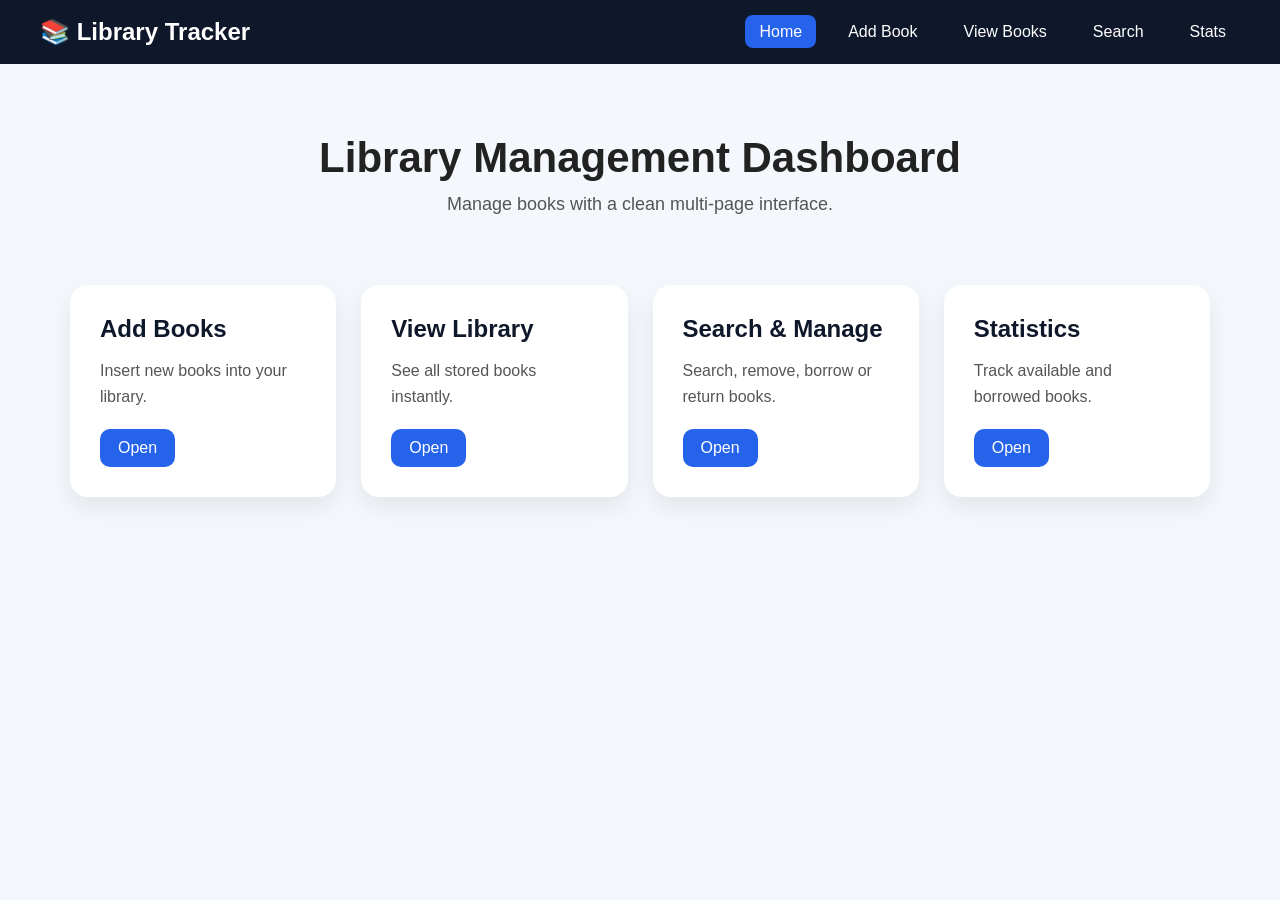
<file: index.html>
<!DOCTYPE html>
<html lang="en">
<head>
<meta charset="UTF-8">
<meta name="viewport" content="width=device-width, initial-scale=1.0">
<title>Library Tracker Dashboard</title>
<link rel="stylesheet" href="style.css">
</head>
<body>

<nav class="navbar">
    <div class="logo">📚 Library Tracker</div>
    <ul>
        <li><a href="index.html" class="active">Home</a></li>
        <li><a href="add.html">Add Book</a></li>
        <li><a href="view.html">View Books</a></li>
        <li><a href="search.html">Search</a></li>
        <li><a href="stats.html">Stats</a></li>
    </ul>
</nav>

<section class="hero">
    <h1>Library Management Dashboard</h1>
    <p>Manage books with a clean multi-page interface.</p>
</section>

<section class="cards">

    <div class="card">
        <h2>Add Books</h2>
        <p>Insert new books into your library.</p>
        <a href="add.html" class="btn">Open</a>
    </div>

    <div class="card">
        <h2>View Library</h2>
        <p>See all stored books instantly.</p>
        <a href="view.html" class="btn">Open</a>
    </div>

    <div class="card">
        <h2>Search & Manage</h2>
        <p>Search, remove, borrow or return books.</p>
        <a href="search.html" class="btn">Open</a>
    </div>

    <div class="card">
        <h2>Statistics</h2>
        <p>Track available and borrowed books.</p>
        <a href="stats.html" class="btn">Open</a>
    </div>

</section>

<script src="script.js"></script>
</body>
</html>
</file>
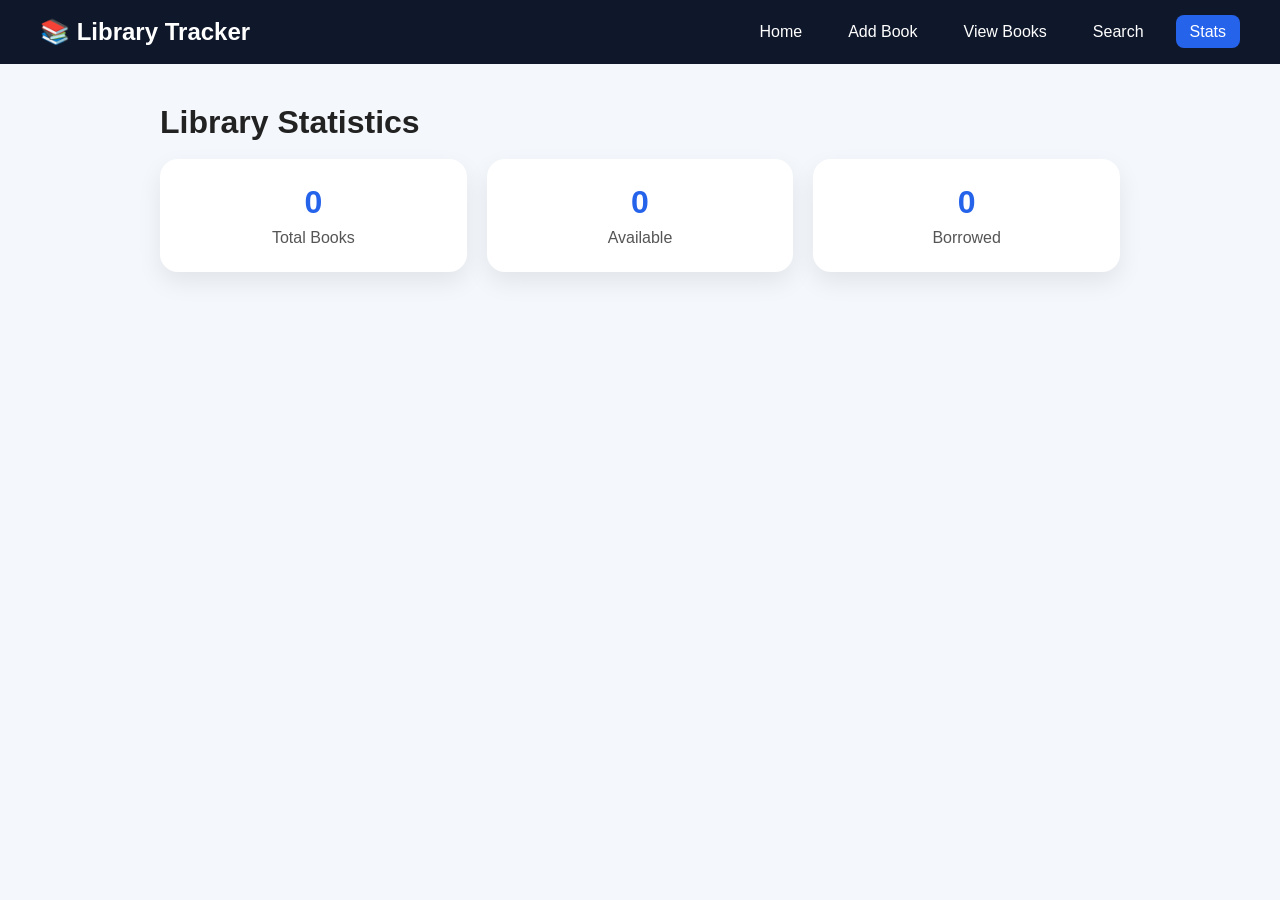
<file: stats.html>
<!DOCTYPE html>
<html lang="en">
<head>
<meta charset="UTF-8">
<meta name="viewport" content="width=device-width, initial-scale=1.0">
<title>Statistics</title>
<link rel="stylesheet" href="style.css">
</head>
<body>

<nav class="navbar">
<div class="logo">📚 Library Tracker</div>
<ul>
<li><a href="index.html">Home</a></li>
<li><a href="add.html">Add Book</a></li>
<li><a href="view.html">View Books</a></li>
<li><a href="search.html">Search</a></li>
<li><a href="stats.html" class="active">Stats</a></li>
</ul>
</nav>

<div class="container">
<h1>Library Statistics</h1>
<br>

<div class="stats-grid">

<div class="stat-card">
<h2 id="totalBooks">0</h2>
<p>Total Books</p>
</div>

<div class="stat-card">
<h2 id="availableBooks">0</h2>
<p>Available</p>
</div>

<div class="stat-card">
<h2 id="borrowedBooks">0</h2>
<p>Borrowed</p>
</div>

</div>
</div>

<script src="script.js"></script>
</body>
</html>
</file>
<file: style.css>
*{
    margin:0;
    padding:0;
    box-sizing:border-box;
    font-family:Arial, Helvetica, sans-serif;
}

body{
    background:#f4f7fb;
    color:#222;
}

.navbar{
    background:#0f172a;
    color:white;
    display:flex;
    justify-content:space-between;
    align-items:center;
    padding:18px 40px;
    flex-wrap:wrap;
}

.logo{
    font-size:24px;
    font-weight:bold;
}

.navbar ul{
    list-style:none;
    display:flex;
    gap:18px;
    flex-wrap:wrap;
}

.navbar a{
    color:white;
    text-decoration:none;
    padding:8px 14px;
    border-radius:8px;
    transition:0.3s;
}

.navbar a:hover,
.navbar a.active{
    background:#2563eb;
}

.hero{
    text-align:center;
    padding:70px 20px 40px;
}

.hero h1{
    font-size:42px;
    margin-bottom:12px;
}

.hero p{
    font-size:18px;
    color:#555;
}

.cards{
    max-width:1200px;
    margin:auto;
    display:grid;
    grid-template-columns:repeat(auto-fit,minmax(250px,1fr));
    gap:25px;
    padding:30px;
}

.card{
    background:white;
    border-radius:18px;
    padding:30px;
    box-shadow:0 10px 25px rgba(0,0,0,0.08);
}

.card h2{
    margin-bottom:15px;
    color:#0f172a;
}

.card p{
    color:#555;
    margin-bottom:20px;
    line-height:1.6;
}

.btn{
    display:inline-block;
    background:#2563eb;
    color:white;
    text-decoration:none;
    padding:10px 18px;
    border-radius:10px;
    transition:0.3s;
}

.btn:hover{
    background:#1d4ed8;
}

.container{
    max-width:1000px;
    margin:auto;
    padding:40px 20px;
}

.form-box{
    background:white;
    padding:30px;
    border-radius:18px;
    box-shadow:0 10px 25px rgba(0,0,0,0.08);
}

input{
    width:100%;
    padding:12px;
    margin:10px 0 18px;
    border:1px solid #ccc;
    border-radius:10px;
}

button{
    background:#2563eb;
    color:white;
    border:none;
    padding:12px 18px;
    border-radius:10px;
    cursor:pointer;
}

button:hover{
    background:#1d4ed8;
}

table{
    width:100%;
    border-collapse:collapse;
    background:white;
    border-radius:18px;
    overflow:hidden;
    box-shadow:0 10px 25px rgba(0,0,0,0.08);
}

th, td{
    padding:14px;
    border-bottom:1px solid #eee;
    text-align:left;
}

th{
    background:#0f172a;
    color:white;
}

.stats-grid{
    display:grid;
    grid-template-columns:repeat(auto-fit,minmax(220px,1fr));
    gap:20px;
}

.stat-card{
    background:white;
    padding:25px;
    border-radius:18px;
    text-align:center;
    box-shadow:0 10px 25px rgba(0,0,0,0.08);
}

.stat-card h2{
    font-size:32px;
    color:#2563eb;
}

.stat-card p{
    margin-top:8px;
    color:#555;
}

.message{
    margin-top:15px;
    font-weight:bold;
    color:#2563eb;
}
</file>
